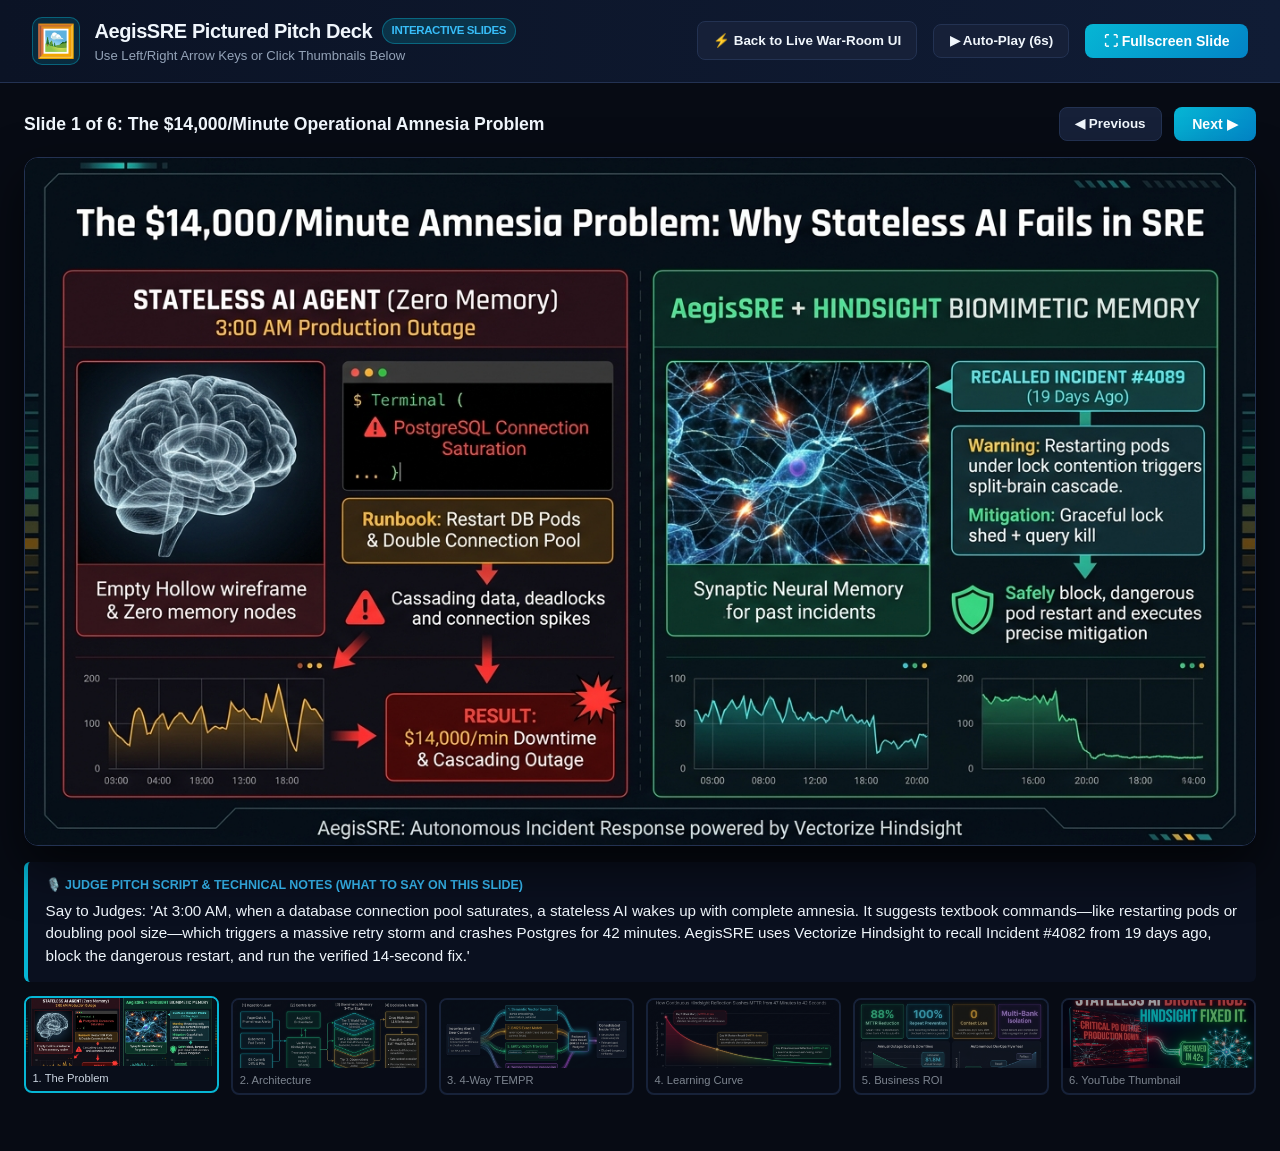
<file: static/slides.html>
<!DOCTYPE html>
<html lang="en">
<head>
  <meta charset="UTF-8" />
  <meta name="viewport" content="width=device-width, initial-scale=1.0" />
  <title>AegisSRE — Interactive Pictured Presentation Deck</title>
  <link rel="stylesheet" href="/static/styles.css" />
  <style>
    .deck-shell {
      max-width: 1280px;
      margin: 1.5rem auto;
      padding: 0 1.5rem 2rem;
    }
    .deck-stage {
      position: relative;
      border-radius: 14px;
      overflow: hidden;
      border: 1px solid #233252;
      background: #000;
      box-shadow: 0 20px 50px rgba(0, 0, 0, 0.65);
    }
    .deck-stage img {
      width: 100%;
      height: auto;
      display: block;
    }
    .thumb-strip {
      display: grid;
      grid-template-columns: repeat(6, 1fr);
      gap: 0.75rem;
      margin-top: 1rem;
    }
    .thumb-item {
      border: 2px solid #233252;
      border-radius: 8px;
      overflow: hidden;
      cursor: pointer;
      opacity: 0.6;
      transition: all 0.18s ease;
      background: #090e1a;
    }
    .thumb-item:hover, .thumb-item.active {
      opacity: 1;
      border-color: #06b6d4;
      transform: translateY(-2px);
    }
    .thumb-item img {
      width: 100%;
      height: 68px;
      object-fit: cover;
      display: block;
    }
    .thumb-caption {
      font-size: 0.7rem;
      padding: 0.25rem 0.4rem;
      white-space: nowrap;
      overflow: hidden;
      text-overflow: ellipsis;
      color: #cbd5e1;
    }
  </style>
</head>
<body>
  <header class="topbar">
    <div class="brand">
      <div class="brand-logo">🖼️</div>
      <div>
        <div class="brand-title">AegisSRE Pictured Pitch Deck <span class="badge-accent">INTERACTIVE SLIDES</span></div>
        <div class="brand-subtitle">Use Left/Right Arrow Keys or Click Thumbnails Below</div>
      </div>
    </div>
    <div class="controls-bar">
      <a href="/" class="btn-secondary" style="text-decoration:none;">⚡ Back to Live War-Room UI</a>
      <button id="btnAutoPlay" class="btn-secondary">▶ Auto-Play (6s)</button>
      <button id="btnFullscreen" class="btn-primary">⛶ Fullscreen Slide</button>
    </div>
  </header>

  <div class="deck-shell">
    <div class="slides-toolbar">
      <strong id="deckTitle" class="card-title" style="font-size:1.1rem;">Slide 1 of 6</strong>
      <div class="slides-controls">
        <button id="prevSlideBtn" class="btn-secondary">◀ Previous</button>
        <button id="nextSlideBtn" class="btn-primary">Next ▶</button>
      </div>
    </div>

    <div class="deck-stage" id="deckStage">
      <img id="mainSlideImg" src="/static/slides/slide_1_problem.jpg" alt="Slide" />
    </div>

    <div class="slide-caption-box">
      <div class="slide-caption-header">🎙️ Judge Pitch Script &amp; Technical Notes (What to Say on This Slide)</div>
      <p id="mainSlideNotes" style="font-size:0.95rem;"></p>
    </div>

    <div class="thumb-strip" id="thumbStrip"></div>
  </div>

  <script>
    const SLIDES = [
      {
        label: "1. The Problem",
        title: "Slide 1 of 6: The $14,000/Minute Operational Amnesia Problem",
        src: "/static/slides/slide_1_problem.jpg",
        notes: "Say to Judges: 'At 3:00 AM, when a database connection pool saturates, a stateless AI wakes up with complete amnesia. It suggests textbook commands—like restarting pods or doubling pool size—which triggers a massive retry storm and crashes Postgres for 42 minutes. AegisSRE uses Vectorize Hindsight to recall Incident #4082 from 19 days ago, block the dangerous restart, and run the verified 14-second fix.'"
      },
      {
        label: "2. Architecture",
        title: "Slide 2 of 6: AegisSRE x Hindsight Biomimetic Memory Architecture",
        src: "/static/slides/slide_2_architecture.jpg",
        notes: "Say to Judges: 'Here is how AegisSRE is architected. PagerDuty alerts, Kubernetes events, and Git diffs flow into our orchestrator backed by Hindsight’s three primitives: retain(), recall(), and reflect(). We partition memories into World Facts (topology), Experience Facts (post-mortems and failed runbooks), and Observations (synthesized rules), paired with Groq’s openai/gpt-oss-120b and qwen/qwen3-32b protected by our self-healing ToolCallGuard.'"
      },
      {
        label: "3. 4-Way TEMPR",
        title: "Slide 3 of 6: Inside Hindsight TEMPR — 4-Way Parallel Retrieval",
        src: "/static/slides/slide_3_tempr.jpg",
        notes: "Say to Judges: 'Why did standard vector RAG fail us? Because dense embeddings blur hex error codes like 0x8F4A_POOL_EXHAUSTED. Hindsight’s TEMPR engine executes four parallel searches simultaneously: Semantic Vector Search, BM25 Exact Keyword Match, 2-Hop Entity Graph Traversal across connected services, and Temporal Decay—fusing them via Reciprocal Rank Fusion in 1.8 milliseconds.'"
      },
      {
        label: "4. Learning Curve",
        title: "Slide 4 of 6: The Biomimetic Memory Learning Curve (Day 1 to Day 45)",
        src: "/static/slides/slide_4_learning_curve.jpg",
        notes: "Say to Judges: 'Watch how the agent improves over time. On Day 1 (Cold Start), MTTR is 47 minutes; we retain the post-mortem into Hindsight. By Day 14 (Interaction 5), AegisSRE recalls the failed runbook and resolves recurring cascades in 1.2 minutes. By Day 45 (Interaction 20), hindsight.reflect() synthesizes cross-incident invariants to block risky Pull Requests in CI/CD before they even deploy.'"
      },
      {
        label: "5. Business ROI",
        title: "Slide 5 of 6: Production Results & Business ROI",
        src: "/static/slides/slide_5_impact.jpg",
        notes: "Say to Judges: 'In production, AegisSRE cuts Mean Time To Resolution by over 88%, prevents 100% of repeat runbook mistakes, eliminates context loss across SRE shift handoffs, and isolates each Kubernetes cluster into its own Hindsight memory bank.'"
      },
      {
        label: "6. YouTube Thumbnail",
        title: "Slide 6 of 6: Viral YouTube Thumbnail (Content Contest Deliverable)",
        src: "/static/slides/youtube_thumbnail.jpg",
        notes: "Bonus Slide: High-contrast 16:9 viral YouTube thumbnail created for the Hindsight Content Contest video submission."
      }
    ];

    let idx = 0;
    let timer = null;

    function render() {
      const s = SLIDES[idx];
      document.getElementById("deckTitle").textContent = s.title;
      document.getElementById("mainSlideImg").src = s.src;
      document.getElementById("mainSlideNotes").textContent = s.notes;

      document.querySelectorAll(".thumb-item").forEach((el, i) => {
        el.classList.toggle("active", i === idx);
      });
    }

    const strip = document.getElementById("thumbStrip");
    strip.innerHTML = SLIDES.map((s, i) => `
      <div class="thumb-item ${i === 0 ? 'active' : ''}" data-idx="${i}">
        <img src="${s.src}" alt="${s.label}" />
        <div class="thumb-caption">${s.label}</div>
      </div>
    `).join("");

    strip.querySelectorAll(".thumb-item").forEach((el) => {
      el.addEventListener("click", () => {
        idx = parseInt(el.dataset.idx, 10);
        render();
      });
    });
    document.getElementById("prevSlideBtn").onclick = () => { idx = (idx - 1 + SLIDES.length) % SLIDES.length; render(); };
    document.getElementById("nextSlideBtn").onclick = () => { idx = (idx + 1) % SLIDES.length; render(); };

    document.addEventListener("keydown", (e) => {
      if (e.key === "ArrowRight") { idx = (idx + 1) % SLIDES.length; render(); }
      if (e.key === "ArrowLeft") { idx = (idx - 1 + SLIDES.length) % SLIDES.length; render(); }
    });

    document.getElementById("btnAutoPlay").onclick = (e) => {
      if (timer) {
        clearInterval(timer);
        timer = null;
        e.target.textContent = "▶ Auto-Play (6s)";
      } else {
        timer = setInterval(() => { idx = (idx + 1) % SLIDES.length; render(); }, 6000);
        e.target.textContent = "⏸ Pause Auto-Play";
      }
    };

    document.getElementById("btnFullscreen").onclick = () => {
      const stage = document.getElementById("deckStage");
      if (stage.requestFullscreen) stage.requestFullscreen();
    };

    render();
  </script>
</body>
</html>
</file>
<file: static/styles.css>
:root {
  --bg-main: #070b14;
  --bg-card: #0f1626;
  --bg-card-elevated: #162038;
  --border-subtle: #233252;
  --text-primary: #f0f6fc;
  --text-secondary: #94a3b8;
  --accent-cyan: #06b6d4;
  --accent-emerald: #10b981;
  --accent-danger: #ef4444;
  --accent-amber: #f59e0b;
  --accent-purple: #8b5cf6;
}

* {
  box-sizing: border-box;
  margin: 0;
  padding: 0;
}

body {
  background-color: var(--bg-main);
  color: var(--text-primary);
  font-family: -apple-system, BlinkMacSystemFont, "Segoe UI", Roboto, Inter, sans-serif;
  line-height: 1.5;
  min-height: 100vh;
}

/* Header */
.topbar {
  display: flex;
  justify-content: space-between;
  align-items: center;
  padding: 1rem 2rem;
  background: linear-gradient(90deg, #0b1325 0%, #101c35 100%);
  border-bottom: 1px solid var(--border-subtle);
  flex-wrap: wrap;
  gap: 1rem;
}

.brand {
  display: flex;
  align-items: center;
  gap: 0.9rem;
}

.brand-logo {
  font-size: 2rem;
  background: rgba(6, 182, 212, 0.14);
  border: 1px solid rgba(6, 182, 212, 0.4);
  width: 48px;
  height: 48px;
  display: flex;
  align-items: center;
  justify-content: center;
  border-radius: 10px;
}

.brand-title {
  font-size: 1.25rem;
  font-weight: 700;
  letter-spacing: -0.02em;
  display: flex;
  align-items: center;
  gap: 0.6rem;
}

.brand-subtitle {
  font-size: 0.82rem;
  color: var(--text-secondary);
}

.controls-bar {
  display: flex;
  align-items: center;
  gap: 1rem;
  flex-wrap: wrap;
}

.control-group {
  display: flex;
  flex-direction: column;
  gap: 0.2rem;
}

.control-group label {
  font-size: 0.72rem;
  color: var(--text-secondary);
  text-transform: uppercase;
  letter-spacing: 0.05em;
}

select, input[type="text"], textarea {
  background: #090e1a;
  color: var(--text-primary);
  border: 1px solid var(--border-subtle);
  border-radius: 6px;
  padding: 0.48rem 0.75rem;
  font-size: 0.88rem;
  font-family: inherit;
}

textarea {
  width: 100%;
  font-family: "JetBrains Mono", Consolas, monospace;
  font-size: 0.84rem;
  resize: vertical;
  margin-top: 0.6rem;
}

/* Navigation Tabs */
.nav-tabs {
  display: flex;
  gap: 0.5rem;
  padding: 0.75rem 2rem;
  background: #0a101f;
  border-bottom: 1px solid var(--border-subtle);
  overflow-x: auto;
}

.nav-tab {
  background: transparent;
  color: var(--text-secondary);
  border: 1px solid transparent;
  padding: 0.55rem 1.1rem;
  border-radius: 8px;
  cursor: pointer;
  font-weight: 600;
  font-size: 0.88rem;
  transition: all 0.18s ease;
  white-space: nowrap;
}

.nav-tab:hover {
  color: var(--text-primary);
  background: rgba(255, 255, 255, 0.04);
}

.nav-tab.active {
  color: #fff;
  background: rgba(6, 182, 212, 0.16);
  border-color: rgba(6, 182, 212, 0.55);
}

/* Container & Tabs */
.container {
  max-width: 1440px;
  margin: 0 auto;
  padding: 1.5rem 2rem 3rem;
}

.tab-panel {
  display: none;
}

.tab-panel.active {
  display: block;
}

/* Story Banner */
.story-banner {
  background: linear-gradient(135deg, rgba(6, 182, 212, 0.12), rgba(16, 185, 129, 0.09));
  border: 1px solid rgba(6, 182, 212, 0.35);
  border-radius: 12px;
  padding: 1.1rem 1.4rem;
  margin-bottom: 1.25rem;
  display: flex;
  flex-direction: column;
  gap: 0.85rem;
}

.story-banner h3 {
  font-size: 1.02rem;
  color: #38bdf8;
}

.story-banner p {
  font-size: 0.88rem;
  color: var(--text-secondary);
}

.preset-buttons {
  display: flex;
  gap: 0.65rem;
  flex-wrap: wrap;
}

.btn-preset {
  background: #0d1629;
  color: var(--text-primary);
  border: 1px solid var(--border-subtle);
  padding: 0.55rem 0.95rem;
  border-radius: 8px;
  cursor: pointer;
  font-size: 0.84rem;
  font-weight: 600;
  transition: all 0.15s;
}

.btn-preset.active, .btn-preset:hover {
  border-color: var(--accent-cyan);
  background: rgba(6, 182, 212, 0.18);
}

/* Buttons & Badges */
.btn-primary {
  background: linear-gradient(135deg, #06b6d4, #0284c7);
  color: #fff;
  border: none;
  padding: 0.58rem 1.15rem;
  border-radius: 8px;
  font-weight: 600;
  font-size: 0.88rem;
  cursor: pointer;
}

.btn-primary:hover {
  filter: brightness(1.1);
}

.btn-secondary {
  background: var(--bg-card-elevated);
  color: var(--text-primary);
  border: 1px solid var(--border-subtle);
  padding: 0.52rem 0.95rem;
  border-radius: 8px;
  font-weight: 600;
  font-size: 0.84rem;
  cursor: pointer;
}

.badge-accent {
  background: rgba(6, 182, 212, 0.18);
  color: #38bdf8;
  border: 1px solid rgba(6, 182, 212, 0.4);
  font-size: 0.72rem;
  padding: 0.18rem 0.55rem;
  border-radius: 999px;
  font-weight: 600;
}

.badge-danger {
  background: rgba(239, 68, 68, 0.18);
  color: #f87171;
  border: 1px solid rgba(239, 68, 68, 0.45);
  font-size: 0.75rem;
  padding: 0.2rem 0.65rem;
  border-radius: 999px;
  font-weight: 700;
}

.badge-success {
  background: rgba(16, 185, 129, 0.18);
  color: #34d399;
  border: 1px solid rgba(16, 185, 129, 0.45);
  font-size: 0.75rem;
  padding: 0.2rem 0.65rem;
  border-radius: 999px;
  font-weight: 700;
}

.badge-muted {
  background: rgba(148, 163, 184, 0.12);
  color: var(--text-secondary);
  font-size: 0.74rem;
  padding: 0.2rem 0.6rem;
  border-radius: 999px;
}

/* Cards */
.card {
  background: var(--bg-card);
  border: 1px solid var(--border-subtle);
  border-radius: 12px;
  padding: 1.2rem;
}

.card-header {
  display: flex;
  justify-content: space-between;
  align-items: center;
  margin-bottom: 0.85rem;
  gap: 0.5rem;
  flex-wrap: wrap;
}

.card-title {
  font-size: 0.98rem;
  font-weight: 700;
}

.composer-actions {
  display: flex;
  justify-content: space-between;
  align-items: center;
  margin-top: 0.75rem;
  flex-wrap: wrap;
  gap: 0.75rem;
}

.stage-pill {
  font-size: 0.82rem;
  color: #38bdf8;
  background: rgba(6, 182, 212, 0.1);
  padding: 0.3rem 0.75rem;
  border-radius: 6px;
  border: 1px solid rgba(6, 182, 212, 0.3);
}

/* Side-by-Side Comparison Grid */
.comparison-grid {
  display: grid;
  grid-template-columns: 1fr 1fr;
  gap: 1.25rem;
  margin-top: 1.25rem;
}

@media (max-width: 980px) {
  .comparison-grid, .tempr-grid, .explorer-grid {
    grid-template-columns: 1fr;
  }
}

.card-stateless {
  border-top: 3px solid var(--accent-danger);
}

.card-hindsight {
  border-top: 3px solid var(--accent-emerald);
  box-shadow: 0 0 28px rgba(16, 185, 129, 0.08);
}

.status-dot {
  display: inline-block;
  width: 10px;
  height: 10px;
  border-radius: 50%;
  margin-right: 0.4rem;
}

.dot-red { background: var(--accent-danger); }
.dot-green { background: var(--accent-emerald); }

.section-block {
  margin-bottom: 1rem;
}

.section-label {
  font-size: 0.75rem;
  text-transform: uppercase;
  letter-spacing: 0.05em;
  color: var(--text-secondary);
  margin-bottom: 0.35rem;
  font-weight: 700;
}

.body-text {
  font-size: 0.9rem;
  color: var(--text-primary);
}

.code-list {
  display: flex;
  flex-direction: column;
  gap: 0.45rem;
}

.code-item {
  font-family: "JetBrains Mono", Consolas, monospace;
  font-size: 0.8rem;
  padding: 0.5rem 0.7rem;
  border-radius: 6px;
  background: #070b14;
  overflow-x: auto;
}

.code-danger .code-item {
  border-left: 3px solid var(--accent-danger);
  color: #fca5a5;
}

.code-success .code-item {
  border-left: 3px solid var(--accent-emerald);
  color: #6ee7b7;
}

.blocked-list {
  display: flex;
  flex-direction: column;
  gap: 0.4rem;
}

.blocked-item {
  font-size: 0.83rem;
  padding: 0.45rem 0.7rem;
  border-radius: 6px;
  background: rgba(245, 158, 11, 0.12);
  border-left: 3px solid var(--accent-amber);
  color: #fcd34d;
}

.outcome-box {
  padding: 0.9rem;
  border-radius: 8px;
  font-size: 0.86rem;
}

.outcome-danger {
  background: rgba(239, 68, 68, 0.11);
  border: 1px solid rgba(239, 68, 68, 0.35);
}

.outcome-success {
  background: rgba(16, 185, 129, 0.11);
  border: 1px solid rgba(16, 185, 129, 0.35);
}

.outcome-header {
  font-weight: 700;
  font-size: 0.78rem;
  margin-bottom: 0.3rem;
  letter-spacing: 0.04em;
}

.mttr-metric {
  margin-top: 0.55rem;
  padding-top: 0.45rem;
  border-top: 1px solid rgba(255, 255, 255, 0.1);
  font-size: 0.85rem;
}

/* TEMPR & Reflect Grid */
.tempr-grid {
  display: grid;
  grid-template-columns: 1.2fr 1fr;
  gap: 1.25rem;
  margin-top: 1.25rem;
}

.muted-note {
  font-size: 0.83rem;
  color: var(--text-secondary);
  margin-bottom: 0.8rem;
}

.recalled-list {
  display: flex;
  flex-direction: column;
  gap: 0.75rem;
}

.recalled-card {
  background: #0a101f;
  border: 1px solid var(--border-subtle);
  border-radius: 8px;
  padding: 0.75rem;
}

.recalled-top {
  display: flex;
  justify-content: space-between;
  align-items: center;
  margin-bottom: 0.4rem;
}

.type-badge {
  font-size: 0.7rem;
  font-weight: 700;
  text-transform: uppercase;
  padding: 0.12rem 0.5rem;
  border-radius: 4px;
}

.type-world { background: rgba(6, 182, 212, 0.2); color: #38bdf8; }
.type-experience { background: rgba(245, 158, 11, 0.2); color: #fbbf24; }
.type-observation { background: rgba(139, 92, 246, 0.2); color: #c4b5fd; }

.score-bars {
  display: grid;
  grid-template-columns: repeat(4, 1fr);
  gap: 0.5rem;
  margin-top: 0.55rem;
  font-size: 0.72rem;
  color: var(--text-secondary);
}

.score-bar-track {
  height: 5px;
  background: #1e293b;
  border-radius: 3px;
  margin-top: 2px;
  overflow: hidden;
}

.score-bar-fill {
  height: 100%;
  background: var(--accent-cyan);
}

.reflect-box {
  background: #09101e;
  border: 1px solid rgba(139, 92, 246, 0.4);
  border-radius: 8px;
  padding: 0.9rem;
  font-size: 0.86rem;
  white-space: pre-line;
  margin-bottom: 1rem;
}

.quick-retain-box {
  border-top: 1px solid var(--border-subtle);
  padding-top: 0.9rem;
}

.quick-retain-box h4 {
  font-size: 0.9rem;
  margin-bottom: 0.25rem;
}

.inline-form {
  display: flex;
  gap: 0.5rem;
}

.inline-form input {
  flex: 1;
}

.status-toast {
  margin-top: 0.5rem;
  font-size: 0.82rem;
  color: #34d399;
}

/* Tab 2: Memory Explorer */
.memory-stats-row {
  display: grid;
  grid-template-columns: repeat(4, 1fr);
  gap: 1rem;
  margin-bottom: 1.25rem;
}

.stat-card {
  background: var(--bg-card);
  border: 1px solid var(--border-subtle);
  border-radius: 10px;
  padding: 1rem;
}

.stat-value {
  font-size: 1.8rem;
  font-weight: 800;
  margin: 0.2rem 0;
}

.stat-label {
  font-size: 0.8rem;
  color: var(--text-secondary);
}

.stat-sub {
  font-size: 0.74rem;
  color: var(--text-secondary);
}

.explorer-grid {
  display: grid;
  grid-template-columns: 1.1fr 1fr;
  gap: 1.25rem;
}

.filter-pills {
  display: flex;
  gap: 0.35rem;
}

.pill {
  background: #090e1a;
  color: var(--text-secondary);
  border: 1px solid var(--border-subtle);
  padding: 0.25rem 0.65rem;
  border-radius: 999px;
  font-size: 0.76rem;
  cursor: pointer;
}

.pill.active {
  background: var(--accent-cyan);
  color: #000;
  font-weight: 700;
}

.bank-memories-list {
  display: flex;
  flex-direction: column;
  gap: 0.65rem;
  max-height: 440px;
  overflow-y: auto;
}

.graph-svg {
  width: 100%;
  height: 360px;
  background: #070b14;
  border: 1px solid var(--border-subtle);
  border-radius: 8px;
}

.graph-legend {
  display: flex;
  gap: 1.2rem;
  margin-top: 0.6rem;
  font-size: 0.78rem;
  color: var(--text-secondary);
}

.dot {
  display: inline-block;
  width: 10px;
  height: 10px;
  border-radius: 50%;
  margin-right: 4px;
}
.service-dot { background: #06b6d4; }
.inc-dot { background: #f59e0b; }
.err-dot { background: #ef4444; }

/* Tab 3: Curve & Tool Guard */
.curve-stages-grid {
  display: grid;
  grid-template-columns: repeat(3, 1fr);
  gap: 1rem;
}

.curve-stage-card {
  background: #0a101f;
  border: 1px solid var(--border-subtle);
  border-radius: 10px;
  padding: 1rem;
}

.tool-guard-grid {
  display: grid;
  grid-template-columns: 1fr 1fr;
  gap: 1rem;
}

/* Tab 4: Interactive Slide Viewer */
.slides-viewer {
  max-width: 1120px;
  margin: 0 auto;
}

.slides-toolbar {
  display: flex;
  justify-content: space-between;
  align-items: center;
  margin-bottom: 1rem;
  flex-wrap: wrap;
  gap: 0.75rem;
}

.slides-controls {
  display: flex;
  align-items: center;
  gap: 0.75rem;
}

.slide-dots {
  display: flex;
  gap: 0.4rem;
}

.slide-dot {
  width: 10px;
  height: 10px;
  border-radius: 50%;
  background: var(--border-subtle);
  cursor: pointer;
}

.slide-dot.active {
  background: var(--accent-cyan);
  transform: scale(1.25);
}

.slide-frame {
  width: 100%;
  border-radius: 10px;
  overflow: hidden;
  border: 1px solid var(--border-subtle);
  background: #000;
}

.slide-img {
  width: 100%;
  height: auto;
  display: block;
}

.slide-caption-box {
  margin-top: 1rem;
  background: #0a101f;
  border-left: 4px solid var(--accent-cyan);
  padding: 0.9rem 1.1rem;
  border-radius: 6px;
}

.slide-caption-header {
  font-size: 0.78rem;
  font-weight: 700;
  text-transform: uppercase;
  color: #38bdf8;
  margin-bottom: 0.3rem;
}

.hidden {
  display: none !important;
}

.global-toast {
  position: fixed;
  bottom: 1.5rem;
  right: 1.5rem;
  z-index: 9999;
  background: linear-gradient(135deg, #059669, #0d9488);
  color: #fff;
  padding: 0.75rem 1.25rem;
  border-radius: 10px;
  font-size: 0.86rem;
  font-weight: 600;
  box-shadow: 0 10px 30px rgba(0, 0, 0, 0.55);
  border: 1px solid rgba(52, 211, 153, 0.5);
  transition: all 0.2s ease;
}

.env-drawer {
  background: #0c1528;
  border-bottom: 1px solid #06b6d4;
  padding: 1rem 2rem;
}

.env-drawer-inner {
  max-width: 1440px;
  margin: 0 auto;
  display: flex;
  flex-direction: column;
  gap: 0.5rem;
}

.env-inputs-row {
  display: flex;
  gap: 0.65rem;
  flex-wrap: wrap;
}

.env-inputs-row input {
  min-width: 280px;
  flex: 1;
  background: #070b14;
  color: #f0f6fc;
  border: 1px solid #233252;
  border-radius: 6px;
  padding: 0.5rem 0.75rem;
}

@keyframes pulseHighlight {
  0% { box-shadow: 0 0 0 0 rgba(6, 182, 212, 0.55); }
  100% { box-shadow: 0 0 0 12px rgba(6, 182, 212, 0); }
}

.flash-pulse {
  animation: pulseHighlight 0.65s ease-out;
}
</file>
